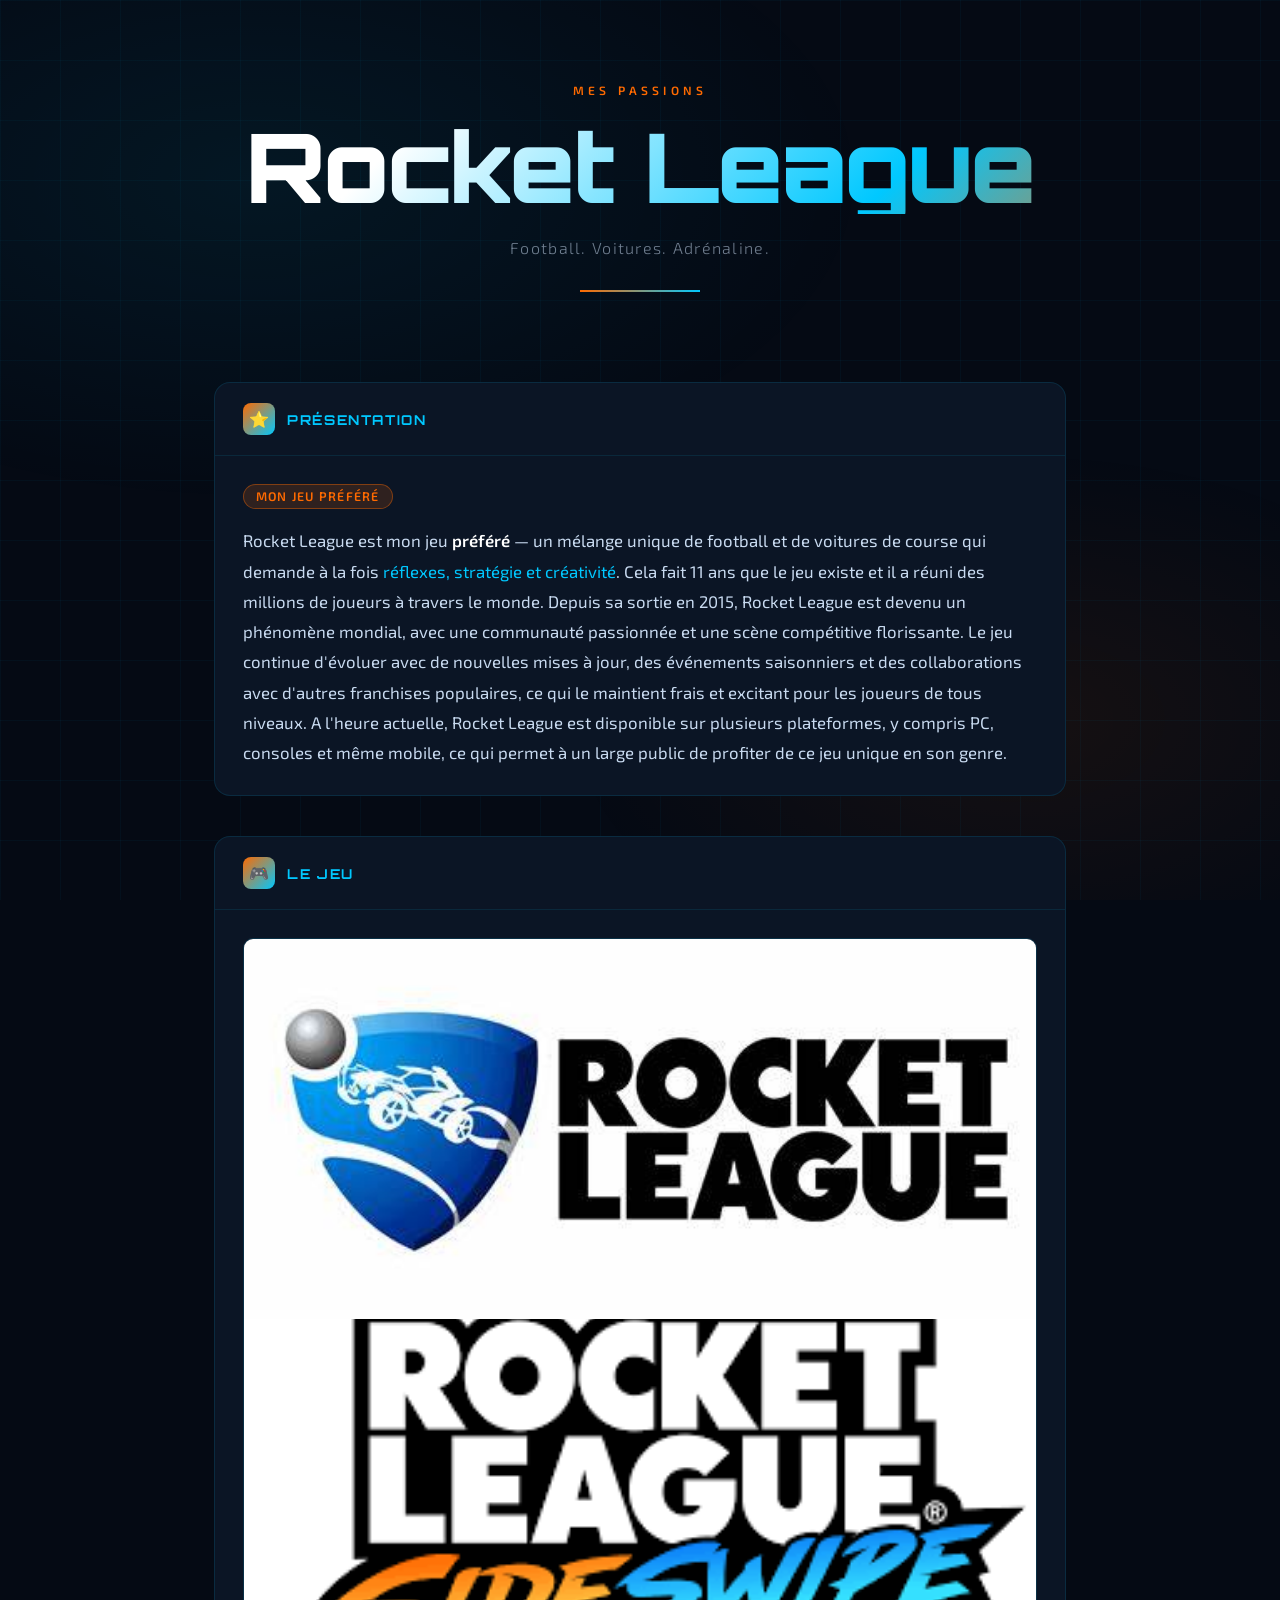
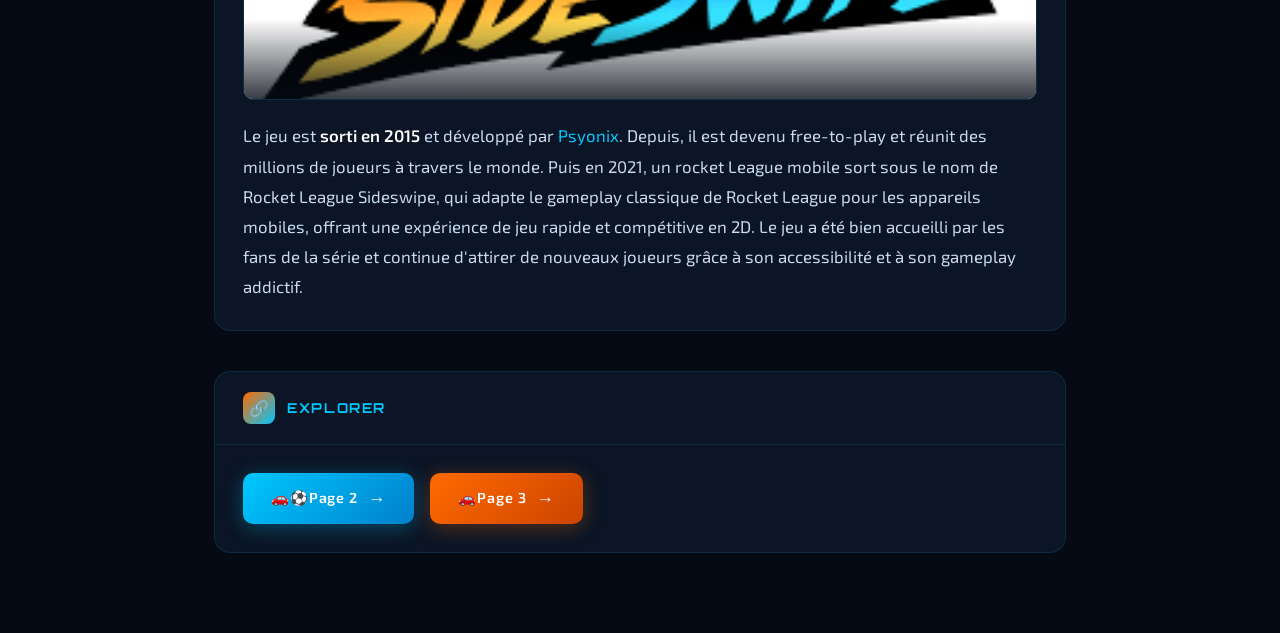
<file: Projet perso/index.html>
<!DOCTYPE html>
<html lang="fr">
<head>
	<meta charset="utf-8">
	<meta name="viewport" content="width=device-width, initial-scale=1.0">
	<title>Mes Passions — Rocket League</title>
	<link href="https://fonts.googleapis.com/css2?family=Orbitron:wght@700;900&family=Exo+2:wght@300;400;600&display=swap" rel="stylesheet">
	<link rel="stylesheet" href="CSS/style.css">
</head>
<body>

<header>
	<p class="eyebrow">Mes Passions</p>
	<h1>Rocket League</h1>
	<p class="subtitle">Football. Voitures. Adrénaline.</p>
	<div class="divider"></div>
</header>

<main>

	<!-- Card présentation -->
	<div class="card">
		<div class="card-header">
			<div class="card-icon">⭐</div>
			<span class="card-title">Présentation</span>
		</div>
		<div class="card-body">
			<span class="tag">Mon jeu préféré</span>
			<p>
				Rocket League est mon jeu <span class="highlight">préféré</span> — 
				un mélange unique de football et de voitures de course qui demande 
				à la fois <span class="accent">réflexes, stratégie et créativité</span>.
				Cela fait 11 ans que le jeu existe et il a réuni des millions de joueurs à travers le monde.
				Depuis sa sortie en 2015, Rocket League est devenu un phénomène mondial, avec une communauté passionnée et une scène compétitive florissante. Le jeu continue d'évoluer avec de nouvelles mises à jour, des événements saisonniers et des collaborations avec d'autres franchises populaires, ce qui le maintient frais et excitant pour les joueurs de tous niveaux.
				A l'heure actuelle, Rocket League est disponible sur plusieurs plateformes, y compris PC, consoles et même mobile, ce qui permet à un large public de profiter de ce jeu unique en son genre.
			</p>
		</div>
	</div>

	<!-- Card image + infos -->
	<div class="card">
		<div class="card-header">
			<div class="card-icon">🎮</div>
			<span class="card-title">Le Jeu</span>
		</div>
		<div class="card-body card-body-flex">
			<div class="img-wrapper">
				<img src="images/mon_image.jpg" alt="Logo Rocket League"><img src="images/mon_image6.png" alt="Logo Rocket League Sideswipe">
				
				<div class="img-overlay"></div>
			</div>
			<p>
				Le jeu est <span class="highlight">sorti en 2015</span> et développé par 
				<span class="accent">Psyonix</span>. Depuis, il est devenu free-to-play 
				et réunit des millions de joueurs à travers le monde.
				Puis en 2021, un rocket League mobile sort sous le nom de Rocket League Sideswipe, qui adapte le gameplay classique de Rocket League pour les appareils mobiles, offrant une expérience de jeu rapide et compétitive en 2D. Le jeu a été bien accueilli par les fans de la série et continue d'attirer de nouveaux joueurs grâce à son accessibilité et à son gameplay addictif.
			</p>
		</div>
	</div>



	<!-- Card navigation -->
	<div class="card">
		<div class="card-header">
			<div class="card-icon">🔗</div>
			<span class="card-title">Explorer</span>
		</div>
		<div class="card-body">
			<div class="btn-group">
				
				<a href="mon_autre_page.html" class="btn btn-primary">
					🚗⚽Page 2 <span class="btn-arrow">→</span>
				</a>
				<a href="page_suivante.html" class="btn btn-secondary">
					🚗Page 3 <span class="btn-arrow">→</span>
				</a>
				
					
			</div>
		</div>
	</div>

</main>

</body>
</html>
</file>
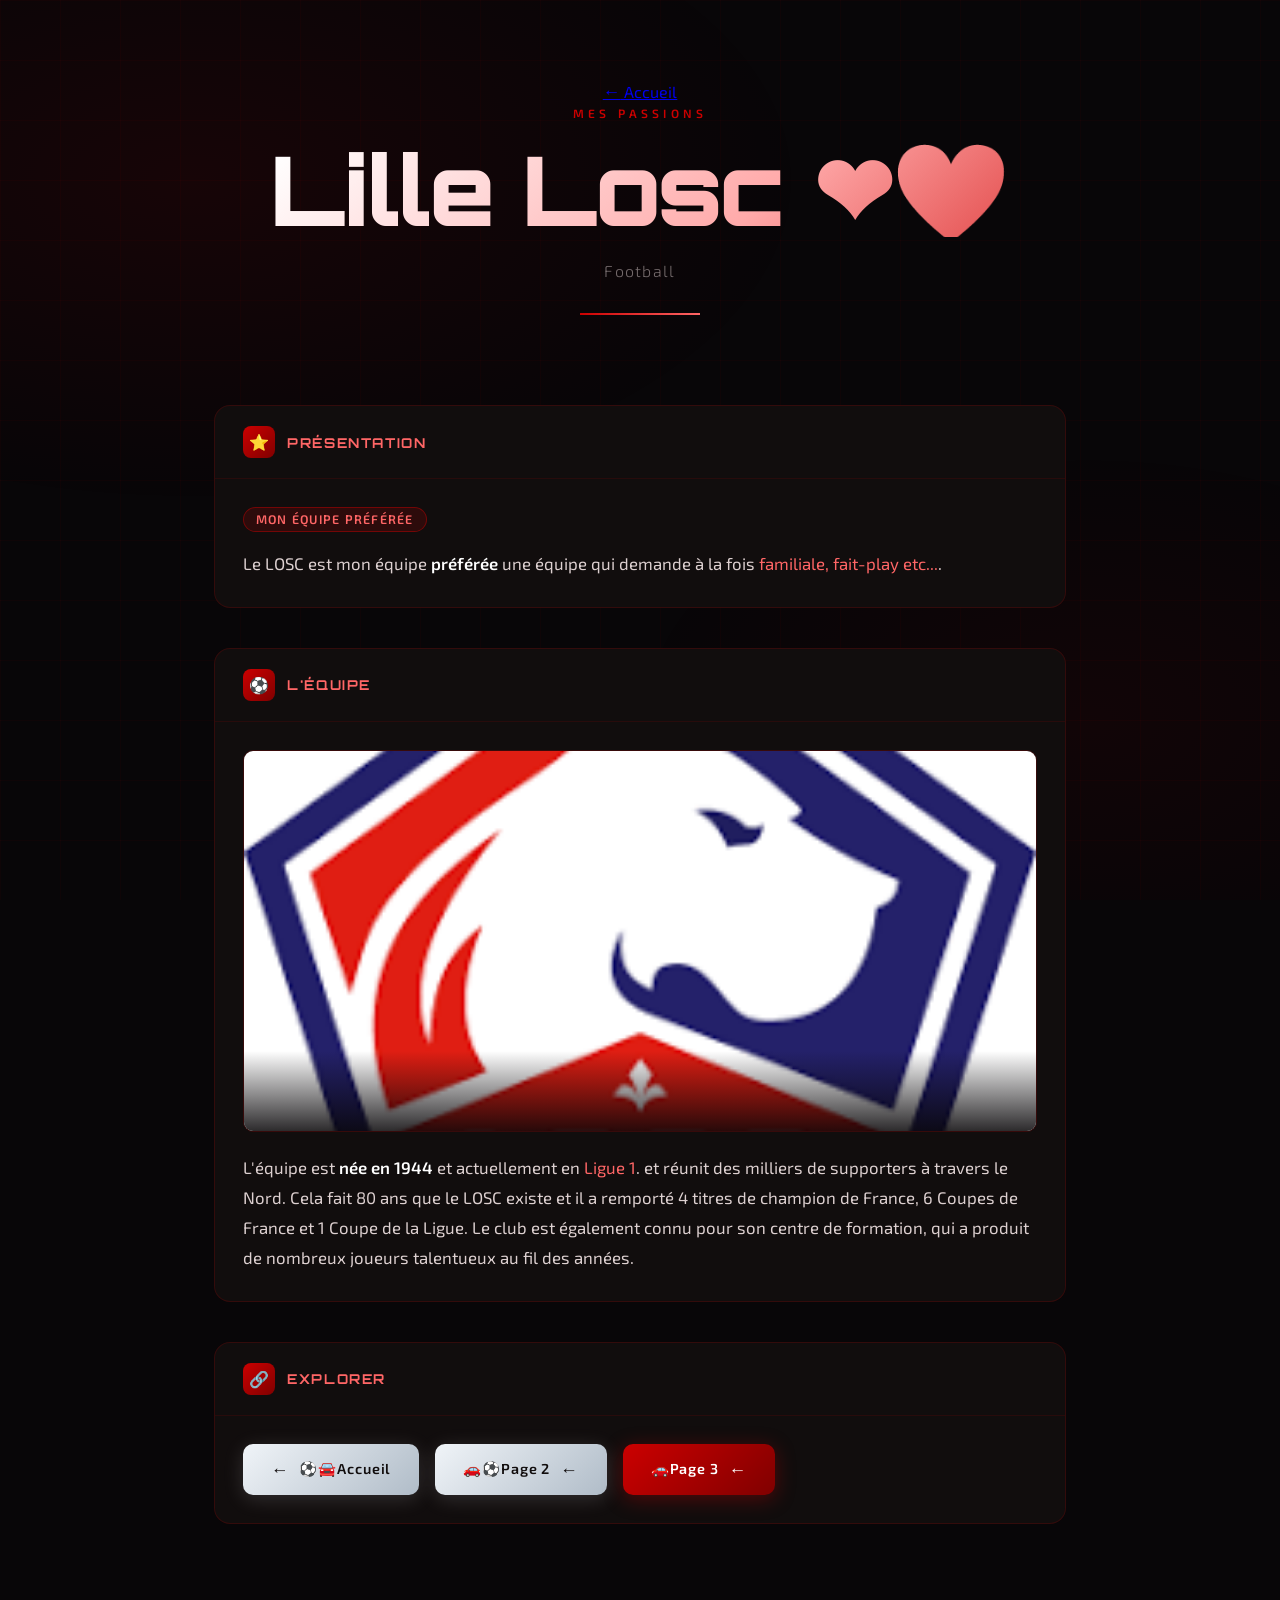
<file: Projet perso/Football.html>
<!DOCTYPE html>
<html lang="fr">
<head>
	<meta charset="utf-8">
	<meta name="viewport" content="width=device-width, initial-scale=1.0">
	<title>Mes Passions pour le football</title>
	<link href="https://fonts.googleapis.com/css2?family=Orbitron:wght@700;900&family=Exo+2:wght@300;400;600&display=swap" rel="stylesheet">
	<link rel="stylesheet" href="CSS/style4.css">
</head>
<body>

<header>
    <a href="index.html" class="btn-back">
		<span class="btn-arrow-left">←</span> Accueil
	</a>
	<div class="header-center">
	<p class="eyebrow">Mes Passions</p>
	<h1>Lille Losc ❤🤍</h1>
	<p class="subtitle">Football</p>
	<div class="divider"></div>
    
</header>

<main>

	<!-- Card présentation -->
	<div class="card">
		<div class="card-header">
			<div class="card-icon">⭐</div>
			<span class="card-title">Présentation</span>
		</div>
		<div class="card-body">
			<span class="tag">Mon équipe préférée</span>
			<p>
				Le LOSC est mon équipe <span class="highlight">préférée</span> une équipe qui demande 
				à la fois <span class="accent">familiale, fait-play etc...</span>.
			</p>
		</div>
	</div>

	<!-- Card image + infos -->
	<div class="card">
		<div class="card-header">
			<div class="card-icon">⚽</div>
			<span class="card-title">L'équipe</span>
		</div>
		<div class="card-body card-body-flex">
			<div class="img-wrapper">
				<img src="images/mon_image5.png" alt="Logo Losc">
				<div class="img-overlay"></div>
			</div>
			<p>
				L'équipe est <span class="highlight">née en 1944</span> et actuellement en 
				<span class="accent">Ligue 1</span>.  et réunit des milliers de supporters à travers le Nord.
                Cela fait 80 ans que le LOSC existe et il a remporté 4 titres de champion de France, 6 Coupes de France et 1 Coupe de la Ligue. Le club est également connu pour son centre de formation, qui a produit de nombreux joueurs talentueux au fil des années.
			</p>
		</div>
	</div>

	<!-- Card navigation -->
	<div class="card">
		<div class="card-header">
			<div class="card-icon">🔗</div>
			<span class="card-title">Explorer</span>
		</div>
		<div class="card-body">
			<div class="btn-group">
                <a href="index.html" class="btn btn-primary">
					<span class="btn-arrow-left">←</span> ⚽🚘Accueil
				</a>
				<a href="mon_autre_page.html" class="btn btn-primary">
					🚗⚽Page 2 <span class="btn-arrow">←</span>
				</a>
                
				<a href="page_suivante.html" class="btn btn-secondary">
					🚗Page 3 <span class="btn-arrow">←</span>
				</a>
			</div>
		</div>
	</div>

</main>

</body>
</html>
</file>
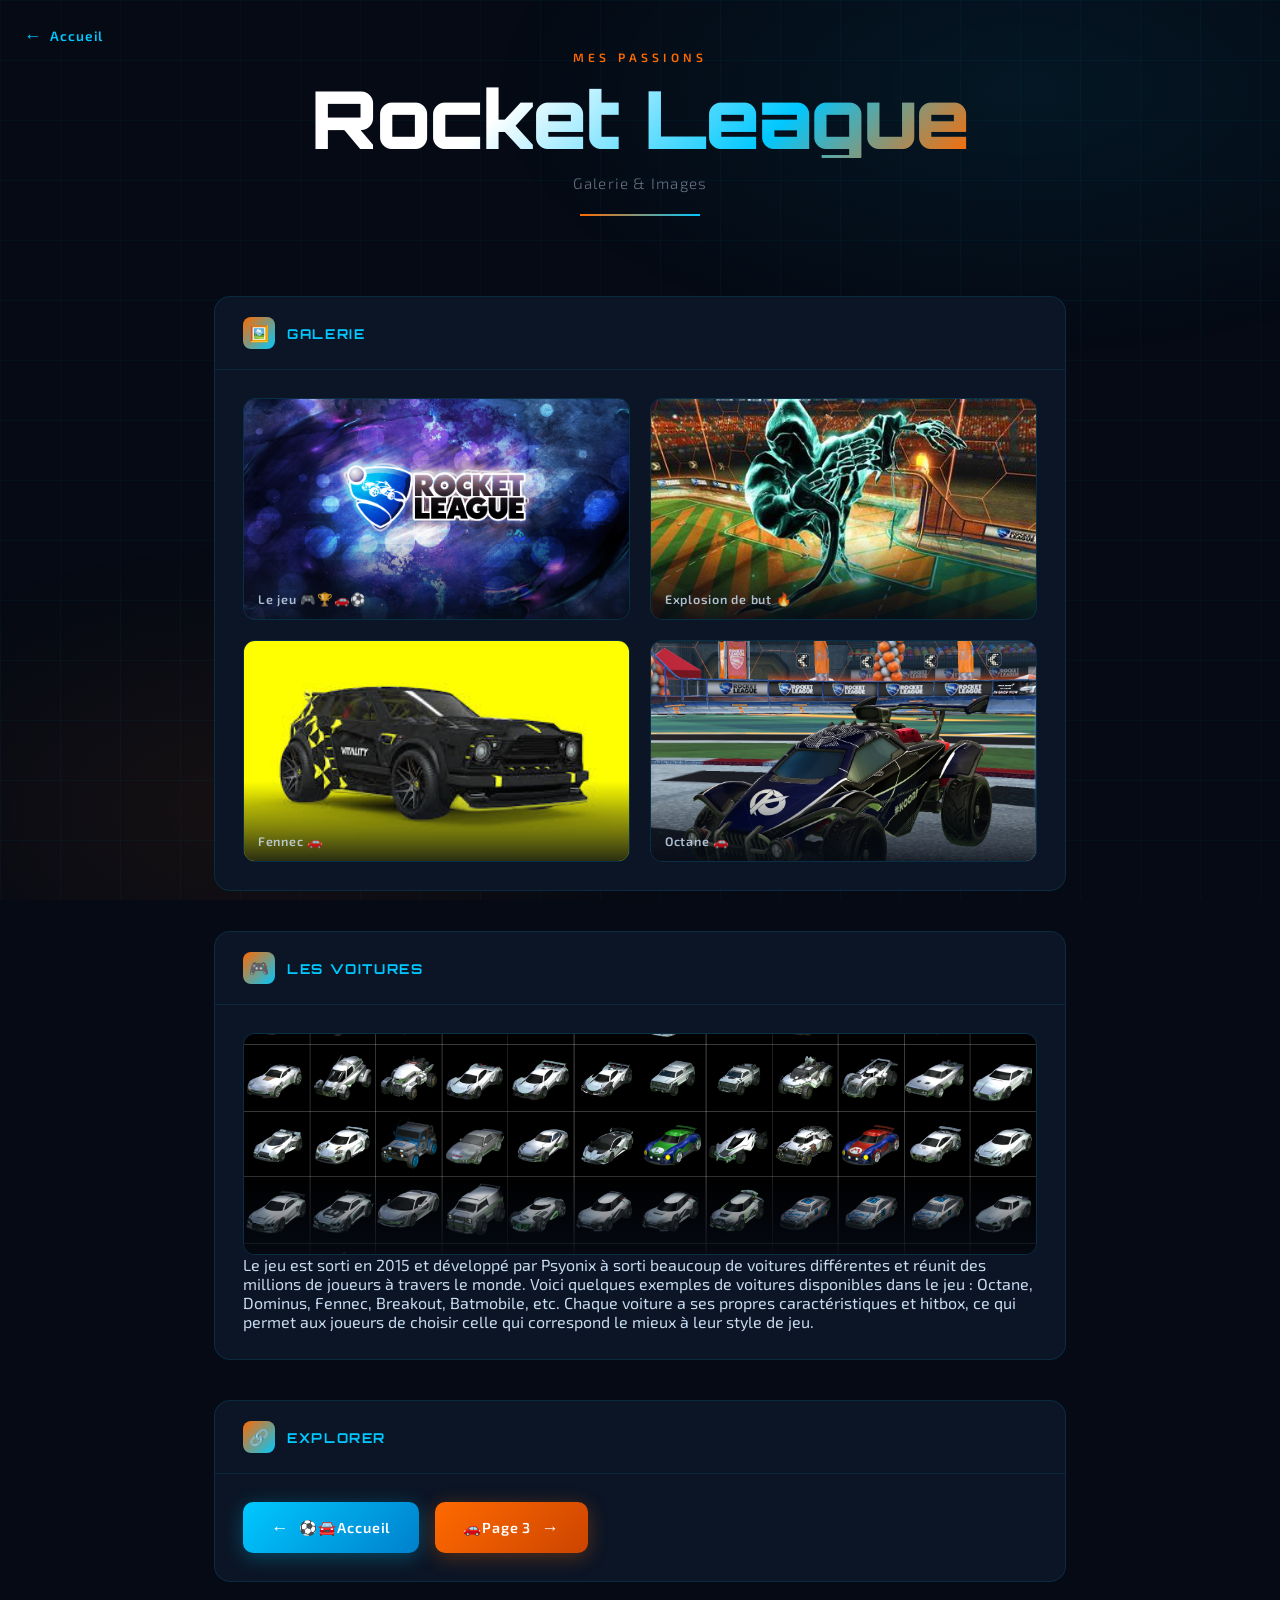
<file: Projet perso/mon_autre_page.html>
<!DOCTYPE html>
<html lang="fr">
<head>
	<meta charset="utf-8">
	<meta name="viewport" content="width=device-width, initial-scale=1.0">
	<title>Rocket League - Galerie</title>
	<link href="https://fonts.googleapis.com/css2?family=Orbitron:wght@700;900&family=Exo+2:wght@300;400;600&display=swap" rel="stylesheet">
	<link rel="stylesheet" href="CSS/style2.css">
</head>
<body>

<header>
	<a href="index.html" class="btn-back">
		<span class="btn-arrow-left">←</span> Accueil
	</a>
	<div class="header-center">
		<p class="eyebrow">Mes Passions</p>
		<h1>Rocket League</h1>
		<p class="subtitle">Galerie & Images</p>
		<div class="divider"></div>
	</div>
</header>

<main>

	<!-- Galerie photos -->
	<div class="card">
		<div class="card-header">
			<div class="card-icon">🖼️</div>
			<span class="card-title">Galerie</span>
		</div>
		<div class="card-body">
			<div class="gallery">
				<div class="gallery-item">
					<div class="img-wrapper">
						<img src="images/mon_image2.jpg" alt="Rocket League image 2">
						<div class="img-overlay"></div>
						<span class="img-label">Le jeu 🎮🏆🚗⚽</span>
					</div>
				</div>
				<div class="gallery-item">
					<div class="img-wrapper">
						<img src="images/mon_image3.jpg" alt="Explosion de but">
						<div class="img-overlay"></div>
						<span class="img-label">Explosion de but 🔥</span>
					</div>
				</div>
				<div class="gallery-item">
					<div class="img-wrapper">
						<img src="images/mon_image7.jpg" alt="Fennec">
						<div class="img-overlay"></div>
						<span class="img-label">Fennec 🚗</span>
					</div>
				</div>
				<div class="gallery-item">
					<div class="img-wrapper">
						<img src="images/mon_image8.jpg" alt="Octane">
						<div class="img-overlay"></div>
						<span class="img-label">Octane 🚗</span>
					</div>
				</div>
			</div>
		</div>
	</div>


	<!-- Card image + infos -->
	<div class="card">
		<div class="card-header">
			<div class="card-icon">🎮</div>
			<span class="card-title">Les voitures</span>
		</div>
		<div class="card-body card-body-flex">
			<div class="img-wrapper">
				<img src="images/mon_image9.png" alt="Les voitures de Rocket League">
				<div class="img-overlay"></div>
			</div>
			<p>
				Le jeu est <span class="highlight"> sorti en 2015</span> et développé par 
				<span class="accent">Psyonix</span> à sorti beaucoup de voitures différentes et réunit des millions de joueurs à travers le monde.
				Voici quelques exemples de voitures disponibles dans le jeu : Octane, Dominus, Fennec, Breakout, Batmobile, etc. Chaque voiture a ses propres caractéristiques et hitbox, ce qui permet aux joueurs de choisir celle qui correspond le mieux à leur style de jeu.
			</p>
		</div>
	</div>










	<!-- Navigation -->
	<div class="card">
		<div class="card-header">
			<div class="card-icon">🔗</div>
			<span class="card-title">Explorer</span>
		</div>
		<div class="card-body">
			<div class="btn-group">
				<a href="index.html" class="btn btn-primary">
					<span class="btn-arrow-left">←</span> ⚽🚘Accueil
				</a>
				<a href="page_suivante.html" class="btn btn-secondary">
					🚗Page 3 <span class="btn-arrow">→</span>
				</a>
			</div>
		</div>
	</div>

</main>

</body>
</html>
</file>
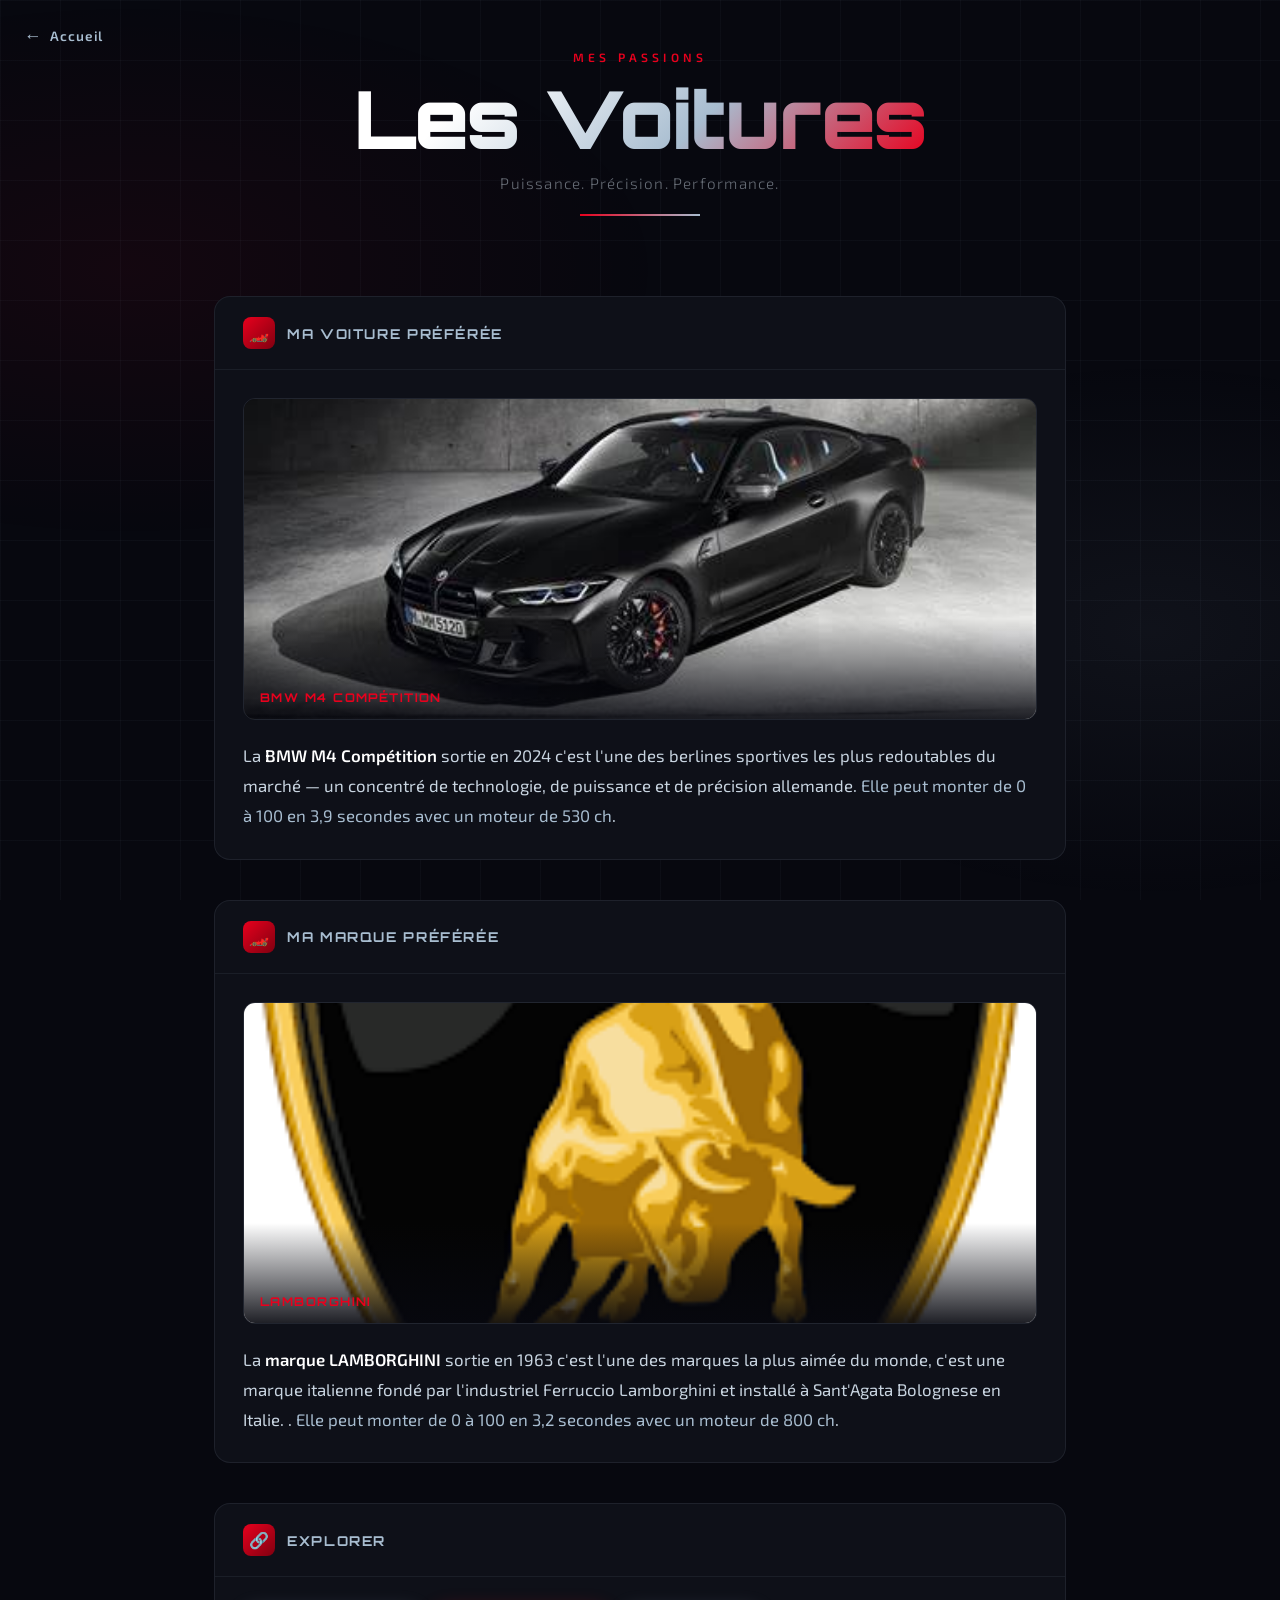
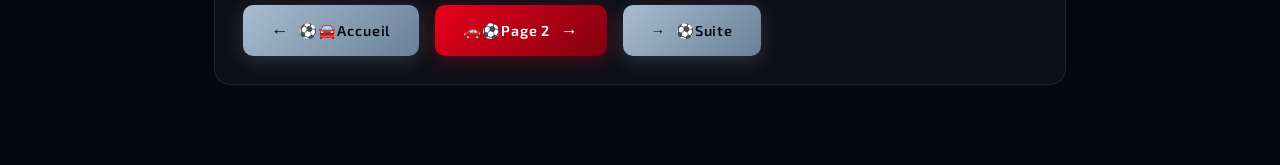
<file: Projet perso/page_suivante.html>
<!DOCTYPE html>
<html lang="fr">
<head>
	<meta charset="utf-8">
	<meta name="viewport" content="width=device-width, initial-scale=1.0">
	<title>Mes Passions - Les Voitures</title>
	<link href="https://fonts.googleapis.com/css2?family=Orbitron:wght@700;900&family=Exo+2:wght@300;400;600&display=swap" rel="stylesheet">
	<link rel="stylesheet" href="CSS/style3.css">
</head>
<body>

<header>
	<a href="index.html" class="btn-back">
		<span class="btn-arrow-left">←</span> Accueil
	</a>
	<div class="header-center">
		<p class="eyebrow">Mes Passions</p>
		<h1>Les Voitures</h1>
		<p class="subtitle">Puissance. Précision. Performance.</p>
		<div class="divider"></div>
	</div>
</header>

<main>

	<!-- Card voiture -->
	<div class="card">
		<div class="card-header">
			<div class="card-icon">🏎️</div>
			<span class="card-title">Ma voiture préférée</span>
		</div>
		<div class="card-body">
			<div class="img-wrapper">
				<img src="images/mon_image4.jpg" alt="BMW M4 Compétition">
				<div class="img-overlay"></div>
				<span class="img-label">BMW M4 Compétition</span>
			</div>
			<p class="car-desc">
				La <span class="highlight">BMW M4 Compétition</span> sortie en 2024 c'est l'une des berlines sportives
				les plus redoutables du marché — un concentré de technologie, de puissance et de précision allemande</span>.
				<span class="accent">Elle peut monter de 0 à 100 en 3,9 secondes avec un moteur de 530 ch</span>.
			</p>
		</div>
	</div>

	<div class="card">
		<div class="card-header">
			<div class="card-icon">🏎️</div>
			<span class="card-title">Ma Marque préférée</span>
		</div>
		<div class="card-body">
			<div class="img-wrapper">
				<img src="images/mon_image10.png" alt="Logo Lamborghini">
				<div class="img-overlay"></div>
				<span class="img-label">Lamborghini</span>
			</div>
			<p class="car-desc">
				La <span class="highlight">marque LAMBORGHINI</span> sortie en 1963 c'est l'une des marques la plus aimée du monde, c'est une marque italienne fondé par l'industriel Ferruccio Lamborghini et installé à Sant'Agata Bolognese en Italie. </span>.
				<span class="accent">Elle peut monter de 0 à 100 en 3,2 secondes avec un moteur de 800 ch</span>.
			</p>
		</div>
	</div>

	<!-- Navigation -->
	<div class="card">
		<div class="card-header">
			<div class="card-icon">🔗</div>
			<span class="card-title">Explorer</span>
		</div>
		<div class="card-body">
			<div class="btn-group">
				<a href="index.html" class="btn btn-primary">
					<span class="btn-arrow-left">←</span> ⚽🚘Accueil
				</a>
				<a href="mon_autre_page.html" class="btn btn-secondary">
					🚗⚽Page 2 <span class="btn-arrow">→</span>
				</a>
				<a href="Football.html" class="btn btn-primary">
					<span class="btn-arrow-right">→</span> ⚽Suite
				</a>
			</div>
		</div>
	</div>

</main>

</body>
</html>
</file>
<file: Projet perso/CSS/style.css>
/* ── VARIABLES ── */
:root {
	--bleu: #00c8ff;
	--orange: #ff6a00;
	--dark: #050a14;
	--card: #0b1525;
	--text: #c8daf0;
}

/* ── RESET ── */
* {
	margin: 0;
	padding: 0;
	box-sizing: border-box;
}

/* ── BODY ── */
body {
	background-color: var(--dark);
	color: var(--text);
	font-family: 'Exo 2', sans-serif;
	min-height: 100vh;
	overflow-x: hidden;
}

/* Fond animé */
body::before {
	content: '';
	position: fixed;
	inset: 0;
	background:
		radial-gradient(ellipse 80% 60% at 20% 20%, rgba(0,200,255,0.07) 0%, transparent 60%),
		radial-gradient(ellipse 60% 50% at 80% 80%, rgba(255,106,0,0.07) 0%, transparent 60%);
	pointer-events: none;
	z-index: 0;
}

/* Grille décorative */
body::after {
	content: '';
	position: fixed;
	inset: 0;
	background-image:
		linear-gradient(rgba(0,200,255,0.04) 1px, transparent 1px),
		linear-gradient(90deg, rgba(0,200,255,0.04) 1px, transparent 1px);
	background-size: 60px 60px;
	pointer-events: none;
	z-index: 0;
}

/* ── HEADER ── */
header {
	position: relative;
	z-index: 1;
	text-align: center;
	padding: 80px 20px 50px;
}

.eyebrow {
	font-family: 'Exo 2', sans-serif;
	font-size: 0.75rem;
	font-weight: 600;
	letter-spacing: 0.35em;
	text-transform: uppercase;
	color: var(--orange);
	margin-bottom: 16px;
	opacity: 0;
	animation: fadeDown 0.6s ease forwards 0.2s;
}

h1 {
	font-family: 'Orbitron', sans-serif;
	font-size: clamp(2.8rem, 8vw, 6rem);
	font-weight: 900;
	line-height: 1;
	letter-spacing: -0.02em;
	background: linear-gradient(135deg, #fff 30%, var(--bleu) 70%, var(--orange) 100%);
	-webkit-background-clip: text;
	-webkit-text-fill-color: transparent;
	background-clip: text;
	opacity: 0;
	animation: fadeDown 0.7s ease forwards 0.4s;
}

.subtitle {
	margin-top: 20px;
	font-size: 1rem;
	font-weight: 300;
	letter-spacing: 0.08em;
	color: rgba(200,218,240,0.55);
	opacity: 0;
	animation: fadeDown 0.7s ease forwards 0.6s;
}

/* Ligne décorative */
.divider {
	width: 120px;
	height: 2px;
	background: linear-gradient(90deg, var(--orange), var(--bleu));
	margin: 28px auto 0;
	opacity: 0;
	animation: fadeDown 0.6s ease forwards 0.7s;
}

/* ── MAIN ── */
main {
	position: relative;
	z-index: 1;
	max-width: 900px;
	margin: 0 auto;
	padding: 40px 24px 80px;
	display: flex;
	flex-direction: column;
	gap: 40px;
}

/* ── CARDS ── */
.card {
	background: var(--card);
	border: 1px solid rgba(0,200,255,0.12);
	border-radius: 16px;
	overflow: hidden;
	opacity: 0;
	animation: fadeUp 0.6s ease forwards;
}

.card:nth-child(1) { animation-delay: 0.8s; }
.card:nth-child(2) { animation-delay: 1s; }
.card:nth-child(3) { animation-delay: 1.2s; }

.card-header {
	display: flex;
	align-items: center;
	gap: 12px;
	padding: 20px 28px;
	border-bottom: 1px solid rgba(0,200,255,0.1);
}

.card-icon {
	width: 32px;
	height: 32px;
	border-radius: 8px;
	background: linear-gradient(135deg, var(--orange), var(--bleu));
	display: flex;
	align-items: center;
	justify-content: center;
	font-size: 16px;
	flex-shrink: 0;
}

.card-title {
	font-family: 'Orbitron', sans-serif;
	font-size: 0.85rem;
	font-weight: 700;
	letter-spacing: 0.12em;
	text-transform: uppercase;
	color: var(--bleu);
}

.card-body {
	padding: 28px;
}

.card-body-flex {
	display: flex;
	flex-direction: column;
	gap: 20px;
}

/* ── IMAGE ── */
.img-wrapper {
	border-radius: 10px;
	overflow: hidden;
	border: 1px solid rgba(0,200,255,0.15);
	position: relative;
}

.img-wrapper img {
	width: 100%;
	height: auto;
	display: block;
	object-fit: cover;
	max-height: 380px;
	transition: transform 0.5s ease;
}

.img-wrapper:hover img {
	transform: scale(1.03);
}

.img-overlay {
	position: absolute;
	bottom: 0;
	left: 0;
	right: 0;
	height: 80px;
	background: linear-gradient(to top, rgba(5,10,20,0.8), transparent);
}

/* ── TEXTE ── */
.highlight {
	color: #fff;
	font-weight: 600;
}

.accent {
	color: var(--bleu);
}

p {
	font-size: 1.05rem;
	line-height: 1.8;
	color: var(--text);
}

.tag {
	display: inline-block;
	background: rgba(255,106,0,0.15);
	border: 1px solid rgba(255,106,0,0.4);
	color: var(--orange);
	font-size: 0.78rem;
	font-weight: 600;
	letter-spacing: 0.1em;
	text-transform: uppercase;
	padding: 4px 12px;
	border-radius: 20px;
	margin-bottom: 16px;
}

/* ── BOUTONS ── */
.btn-group {
	display: flex;
	flex-wrap: wrap;
	gap: 16px;
}

.btn {
	display: inline-flex;
	align-items: center;
	gap: 10px;
	padding: 14px 28px;
	border-radius: 10px;
	font-family: 'Exo 2', sans-serif;
	font-size: 0.9rem;
	font-weight: 600;
	letter-spacing: 0.06em;
	text-decoration: none;
	cursor: pointer;
	border: none;
	transition: transform 0.2s ease, box-shadow 0.2s ease, filter 0.2s ease;
}

.btn:hover {
	transform: translateY(-3px);
	filter: brightness(1.15);
}

.btn:active {
	transform: translateY(0);
}

.btn-primary {
	background: linear-gradient(135deg, var(--bleu), #0080cc);
	color: #fff;
	box-shadow: 0 4px 20px rgba(0,200,255,0.3);
}

.btn-secondary {
	background: linear-gradient(135deg, var(--orange), #cc4400);
	color: #fff;
	box-shadow: 0 4px 20px rgba(255,106,0,0.3);
}

.btn-arrow {
	font-size: 1.1rem;
	transition: transform 0.2s ease;
}

.btn:hover .btn-arrow {
	transform: translateX(4px);
}

/* ── ANIMATIONS ── */
@keyframes fadeDown {
	from { opacity: 0; transform: translateY(-20px); }
	to   { opacity: 1; transform: translateY(0); }
}

@keyframes fadeUp {
	from { opacity: 0; transform: translateY(28px); }
	to   { opacity: 1; transform: translateY(0); }
}

/* ── RESPONSIVE ── */
@media (max-width: 600px) {
	.btn-group { flex-direction: column; }
	.btn { justify-content: center; }
}
</file>
<file: Projet perso/CSS/style4.css>
/* ── VARIABLES ── */
:root {
	--rouge: #cc0000;
	--blanc: #f0f4f8;
	--dark: #080608;
	--card: #110d0d;
	--text: #ddd0d0;
}

/* ── RESET ── */
* {
	margin: 0;
	padding: 0;
	box-sizing: border-box;
}

/* ── BODY ── */
body {
	background-color: var(--dark);
	color: var(--text);
	font-family: 'Exo 2', sans-serif;
	min-height: 100vh;
	overflow-x: hidden;
}

/* Fond — halos rouge */
body::before {
	content: '';
	position: fixed;
	inset: 0;
	background:
		radial-gradient(ellipse 80% 60% at 15% 20%, rgba(204,0,0,0.08) 0%, transparent 60%),
		radial-gradient(ellipse 60% 50% at 85% 80%, rgba(204,0,0,0.05) 0%, transparent 60%);
	pointer-events: none;
	z-index: 0;
}

/* Grille décorative */
body::after {
	content: '';
	position: fixed;
	inset: 0;
	background-image:
		linear-gradient(rgba(204,0,0,0.04) 1px, transparent 1px),
		linear-gradient(90deg, rgba(204,0,0,0.04) 1px, transparent 1px);
	background-size: 60px 60px;
	pointer-events: none;
	z-index: 0;
}

/* ── HEADER ── */
header {
	position: relative;
	z-index: 1;
	text-align: center;
	padding: 80px 20px 50px;
}

.eyebrow {
	font-family: 'Exo 2', sans-serif;
	font-size: 0.75rem;
	font-weight: 600;
	letter-spacing: 0.35em;
	text-transform: uppercase;
	color: var(--rouge);
	margin-bottom: 16px;
	opacity: 0;
	animation: fadeDown 0.6s ease forwards 0.2s;
}

h1 {
	font-family: 'Orbitron', sans-serif;
	font-size: clamp(2.8rem, 8vw, 6rem);
	font-weight: 900;
	line-height: 1;
	letter-spacing: -0.02em;
	background: linear-gradient(135deg, #fff 20%, #ffaaaa 60%, var(--rouge) 100%);
	-webkit-background-clip: text;
	-webkit-text-fill-color: transparent;
	background-clip: text;
	opacity: 0;
	animation: fadeDown 0.7s ease forwards 0.4s;
}

.subtitle {
	margin-top: 20px;
	font-size: 1rem;
	font-weight: 300;
	letter-spacing: 0.08em;
	color: rgba(221,208,208,0.5);
	opacity: 0;
	animation: fadeDown 0.7s ease forwards 0.6s;
}

.divider {
	width: 120px;
	height: 2px;
	background: linear-gradient(90deg, var(--rouge), #ff6666);
	margin: 28px auto 0;
	opacity: 0;
	animation: fadeDown 0.6s ease forwards 0.7s;
}

/* ── MAIN ── */
main {
	position: relative;
	z-index: 1;
	max-width: 900px;
	margin: 0 auto;
	padding: 40px 24px 80px;
	display: flex;
	flex-direction: column;
	gap: 40px;
}

/* ── CARDS ── */
.card {
	background: var(--card);
	border: 1px solid rgba(204,0,0,0.18);
	border-radius: 16px;
	overflow: hidden;
	opacity: 0;
	animation: fadeUp 0.6s ease forwards;
}

.card:nth-child(1) { animation-delay: 0.8s; }
.card:nth-child(2) { animation-delay: 1s; }
.card:nth-child(3) { animation-delay: 1.2s; }

.card-header {
	display: flex;
	align-items: center;
	gap: 12px;
	padding: 20px 28px;
	border-bottom: 1px solid rgba(204,0,0,0.12);
}

.card-icon {
	width: 32px;
	height: 32px;
	border-radius: 8px;
	background: linear-gradient(135deg, var(--rouge), #800000);
	display: flex;
	align-items: center;
	justify-content: center;
	font-size: 16px;
	flex-shrink: 0;
}

.card-title {
	font-family: 'Orbitron', sans-serif;
	font-size: 0.85rem;
	font-weight: 700;
	letter-spacing: 0.12em;
	text-transform: uppercase;
	color: #ff6666;
}

.card-body {
	padding: 28px;
}

.card-body-flex {
	display: flex;
	flex-direction: column;
	gap: 20px;
}

/* ── IMAGE ── */
.img-wrapper {
	border-radius: 10px;
	overflow: hidden;
	border: 1px solid rgba(204,0,0,0.2);
	position: relative;
}

.img-wrapper img {
	width: 100%;
	height: auto;
	display: block;
	object-fit: cover;
	max-height: 380px;
	transition: transform 0.5s ease;
}

.img-wrapper:hover img {
	transform: scale(1.03);
}

.img-overlay {
	position: absolute;
	bottom: 0;
	left: 0;
	right: 0;
	height: 80px;
	background: linear-gradient(to top, rgba(8,6,8,0.85), transparent);
}

/* ── TEXTE ── */
.highlight {
	color: #fff;
	font-weight: 600;
}

.accent {
	color: #ff6666;
}

p {
	font-size: 1.05rem;
	line-height: 1.8;
	color: var(--text);
}

.tag {
	display: inline-block;
	background: rgba(204,0,0,0.15);
	border: 1px solid rgba(204,0,0,0.45);
	color: #ff6666;
	font-size: 0.78rem;
	font-weight: 600;
	letter-spacing: 0.1em;
	text-transform: uppercase;
	padding: 4px 12px;
	border-radius: 20px;
	margin-bottom: 16px;
}

/* ── BOUTONS ── */
.btn-group {
	display: flex;
	flex-wrap: wrap;
	gap: 16px;
}

.btn {
	display: inline-flex;
	align-items: center;
	gap: 10px;
	padding: 14px 28px;
	border-radius: 10px;
	font-family: 'Exo 2', sans-serif;
	font-size: 0.9rem;
	font-weight: 600;
	letter-spacing: 0.06em;
	text-decoration: none;
	cursor: pointer;
	border: none;
	transition: transform 0.2s ease, filter 0.2s ease;
}

.btn:hover {
	transform: translateY(-3px);
	filter: brightness(1.15);
}

.btn:active {
	transform: translateY(0);
}

.btn-primary {
	background: linear-gradient(135deg, var(--blanc), #b0bcc8);
	color: #110d0d;
	box-shadow: 0 4px 20px rgba(240,244,248,0.15);
}

.btn-secondary {
	background: linear-gradient(135deg, var(--rouge), #800000);
	color: #fff;
	box-shadow: 0 4px 20px rgba(204,0,0,0.35);
}

.btn-arrow {
	font-size: 1.1rem;
	transition: transform 0.2s ease;
}

.btn-arrow-left {
	font-size: 1.1rem;
	transition: transform 0.2s ease;
}

.btn:hover .btn-arrow {
	transform: translateX(4px);
}

.btn:hover .btn-arrow-left {
	transform: translateX(-4px);
}

/* ── ANIMATIONS ── */
@keyframes fadeDown {
	from { opacity: 0; transform: translateY(-20px); }
	to   { opacity: 1; transform: translateY(0); }
}

@keyframes fadeUp {
	from { opacity: 0; transform: translateY(28px); }
	to   { opacity: 1; transform: translateY(0); }
}

/* ── RESPONSIVE ── */
@media (max-width: 600px) {
	.btn-group { flex-direction: column; }
	.btn { justify-content: center; }
}
</file>
<file: Projet perso/CSS/style2.css>
/* ── VARIABLES (identiques au site 1) ── */
:root {
	--bleu: #00c8ff;
	--orange: #ff6a00;
	--dark: #050a14;
	--card: #0b1525;
	--text: #c8daf0;
}

/* ── RESET ── */
* {
	margin: 0;
	padding: 0;
	box-sizing: border-box;
}

/* ── BODY ── */
body {
	background-color: var(--dark);
	color: var(--text);
	font-family: 'Exo 2', sans-serif;
	min-height: 100vh;
	overflow-x: hidden;
}

/* Fond animé */
body::before {
	content: '';
	position: fixed;
	inset: 0;
	background:
		radial-gradient(ellipse 70% 50% at 80% 10%, rgba(0,200,255,0.07) 0%, transparent 60%),
		radial-gradient(ellipse 60% 50% at 20% 90%, rgba(255,106,0,0.07) 0%, transparent 60%);
	pointer-events: none;
	z-index: 0;
}

/* Grille décorative */
body::after {
	content: '';
	position: fixed;
	inset: 0;
	background-image:
		linear-gradient(rgba(0,200,255,0.04) 1px, transparent 1px),
		linear-gradient(90deg, rgba(0,200,255,0.04) 1px, transparent 1px);
	background-size: 60px 60px;
	pointer-events: none;
	z-index: 0;
}

/* ── HEADER ── */
header {
	position: relative;
	z-index: 1;
	text-align: center;
	padding: 50px 20px 40px;
}

.btn-back {
	position: absolute;
	top: 24px;
	left: 24px;
	display: inline-flex;
	align-items: center;
	gap: 8px;
	font-family: 'Exo 2', sans-serif;
	font-size: 0.85rem;
	font-weight: 600;
	color: var(--bleu);
	text-decoration: none;
	letter-spacing: 0.06em;
	opacity: 0;
	animation: fadeIn 0.5s ease forwards 0.2s;
	transition: color 0.2s;
}

.btn-back:hover {
	color: #fff;
}

.header-center {
	display: inline-block;
}

.eyebrow {
	font-size: 0.75rem;
	font-weight: 600;
	letter-spacing: 0.35em;
	text-transform: uppercase;
	color: var(--orange);
	margin-bottom: 14px;
	opacity: 0;
	animation: fadeDown 0.6s ease forwards 0.3s;
}

h1 {
	font-family: 'Orbitron', sans-serif;
	font-size: clamp(2.4rem, 7vw, 5rem);
	font-weight: 900;
	line-height: 1;
	letter-spacing: -0.02em;
	background: linear-gradient(135deg, #fff 30%, var(--bleu) 70%, var(--orange) 100%);
	-webkit-background-clip: text;
	-webkit-text-fill-color: transparent;
	background-clip: text;
	opacity: 0;
	animation: fadeDown 0.7s ease forwards 0.45s;
}

.subtitle {
	margin-top: 16px;
	font-size: 0.95rem;
	font-weight: 300;
	letter-spacing: 0.08em;
	color: rgba(200,218,240,0.5);
	opacity: 0;
	animation: fadeDown 0.6s ease forwards 0.6s;
}

.divider {
	width: 120px;
	height: 2px;
	background: linear-gradient(90deg, var(--orange), var(--bleu));
	margin: 22px auto 0;
	opacity: 0;
	animation: fadeDown 0.6s ease forwards 0.7s;
}

/* ── MAIN ── */
main {
	position: relative;
	z-index: 1;
	max-width: 900px;
	margin: 0 auto;
	padding: 40px 24px 80px;
	display: flex;
	flex-direction: column;
	gap: 40px;
}

/* ── CARDS ── */
.card {
	background: var(--card);
	border: 1px solid rgba(0,200,255,0.12);
	border-radius: 16px;
	overflow: hidden;
	opacity: 0;
	animation: fadeUp 0.6s ease forwards;
}

.card:nth-child(1) { animation-delay: 0.8s; }
.card:nth-child(2) { animation-delay: 1s; }

.card-header {
	display: flex;
	align-items: center;
	gap: 12px;
	padding: 20px 28px;
	border-bottom: 1px solid rgba(0,200,255,0.1);
}

.card-icon {
	width: 32px;
	height: 32px;
	border-radius: 8px;
	background: linear-gradient(135deg, var(--orange), var(--bleu));
	display: flex;
	align-items: center;
	justify-content: center;
	font-size: 16px;
	flex-shrink: 0;
}

.card-title {
	font-family: 'Orbitron', sans-serif;
	font-size: 0.85rem;
	font-weight: 700;
	letter-spacing: 0.12em;
	text-transform: uppercase;
	color: var(--bleu);
}

.card-body {
	padding: 28px;
}

/* ── GALERIE ── */
.gallery {
	display: grid;
	grid-template-columns: repeat(auto-fit, minmax(260px, 1fr));
	gap: 20px;
}

.gallery-item {
	opacity: 0;
	animation: fadeUp 0.5s ease forwards;
}

.gallery-item:nth-child(1) { animation-delay: 1s; }
.gallery-item:nth-child(2) { animation-delay: 1.15s; }

/* ── IMAGE ── */
.img-wrapper {
	border-radius: 12px;
	overflow: hidden;
	border: 1px solid rgba(0,200,255,0.15);
	position: relative;
}

.img-wrapper img {
	width: 100%;
	height: 220px;
	display: block;
	object-fit: cover;
	transition: transform 0.5s ease;
}

.img-wrapper:hover img {
	transform: scale(1.05);
}

.img-overlay {
	position: absolute;
	bottom: 0;
	left: 0;
	right: 0;
	height: 80px;
	background: linear-gradient(to top, rgba(5,10,20,0.85), transparent);
}

.img-label {
	position: absolute;
	bottom: 12px;
	left: 14px;
	font-size: 0.78rem;
	font-weight: 600;
	letter-spacing: 0.06em;
	color: rgba(200,218,240,0.85);
	z-index: 1;
}

/* ── BOUTONS ── */
.btn-group {
	display: flex;
	flex-wrap: wrap;
	gap: 16px;
}

.btn {
	display: inline-flex;
	align-items: center;
	gap: 10px;
	padding: 14px 28px;
	border-radius: 10px;
	font-family: 'Exo 2', sans-serif;
	font-size: 0.9rem;
	font-weight: 600;
	letter-spacing: 0.06em;
	text-decoration: none;
	cursor: pointer;
	border: none;
	transition: transform 0.2s ease, filter 0.2s ease;
}

.btn:hover {
	transform: translateY(-3px);
	filter: brightness(1.15);
}

.btn:active {
	transform: translateY(0);
}

.btn-primary {
	background: linear-gradient(135deg, var(--bleu), #0080cc);
	color: #fff;
	box-shadow: 0 4px 20px rgba(0,200,255,0.3);
}

.btn-secondary {
	background: linear-gradient(135deg, var(--orange), #cc4400);
	color: #fff;
	box-shadow: 0 4px 20px rgba(255,106,0,0.3);
}

.btn-arrow {
	font-size: 1.1rem;
	transition: transform 0.2s ease;
}

.btn-arrow-left {
	font-size: 1.1rem;
	transition: transform 0.2s ease;
}

.btn:hover .btn-arrow {
	transform: translateX(4px);
}

.btn:hover .btn-arrow-left {
	transform: translateX(-4px);
}

/* ── ANIMATIONS ── */
@keyframes fadeDown {
	from { opacity: 0; transform: translateY(-20px); }
	to   { opacity: 1; transform: translateY(0); }
}

@keyframes fadeUp {
	from { opacity: 0; transform: translateY(28px); }
	to   { opacity: 1; transform: translateY(0); }
}

@keyframes fadeIn {
	from { opacity: 0; }
	to   { opacity: 1; }
}

/* ── RESPONSIVE ── */
@media (max-width: 600px) {
	.btn-group { flex-direction: column; }
	.btn { justify-content: center; }
	.btn-back { position: static; margin-bottom: 20px; display: block; text-align: left; }
	.gallery { grid-template-columns: 1fr; }
}
</file>
<file: Projet perso/CSS/style3.css>
/* ── VARIABLES ── */
:root {
	--rouge: #e8001d;
	--argent: #a8bdd0;
	--dark: #07080f;
	--card: #0e1018;
	--text: #c8d4e0;
}

/* ── RESET ── */
* {
	margin: 0;
	padding: 0;
	box-sizing: border-box;
}

/* ── BODY ── */
body {
	background-color: var(--dark);
	color: var(--text);
	font-family: 'Exo 2', sans-serif;
	min-height: 100vh;
	overflow-x: hidden;
}

/* Fond — halos rouge et argent */
body::before {
	content: '';
	position: fixed;
	inset: 0;
	background:
		radial-gradient(ellipse 70% 50% at 10% 30%, rgba(232,0,29,0.06) 0%, transparent 60%),
		radial-gradient(ellipse 60% 50% at 90% 70%, rgba(168,189,208,0.06) 0%, transparent 60%);
	pointer-events: none;
	z-index: 0;
}

/* Grille décorative */
body::after {
	content: '';
	position: fixed;
	inset: 0;
	background-image:
		linear-gradient(rgba(168,189,208,0.04) 1px, transparent 1px),
		linear-gradient(90deg, rgba(168,189,208,0.04) 1px, transparent 1px);
	background-size: 60px 60px;
	pointer-events: none;
	z-index: 0;
}

/* ── HEADER ── */
header {
	position: relative;
	z-index: 1;
	text-align: center;
	padding: 50px 20px 40px;
}

.btn-back {
	position: absolute;
	top: 24px;
	left: 24px;
	display: inline-flex;
	align-items: center;
	gap: 8px;
	font-family: 'Exo 2', sans-serif;
	font-size: 0.85rem;
	font-weight: 600;
	color: var(--argent);
	text-decoration: none;
	letter-spacing: 0.06em;
	opacity: 0;
	animation: fadeIn 0.5s ease forwards 0.2s;
	transition: color 0.2s;
}

.btn-back:hover {
	color: #fff;
}

.header-center {
	display: inline-block;
}

.eyebrow {
	font-size: 0.75rem;
	font-weight: 600;
	letter-spacing: 0.35em;
	text-transform: uppercase;
	color: var(--rouge);
	margin-bottom: 14px;
	opacity: 0;
	animation: fadeDown 0.6s ease forwards 0.3s;
}

h1 {
	font-family: 'Orbitron', sans-serif;
	font-size: clamp(2.4rem, 7vw, 5rem);
	font-weight: 900;
	line-height: 1;
	letter-spacing: -0.02em;
	background: linear-gradient(135deg, #fff 20%, var(--argent) 60%, var(--rouge) 100%);
	-webkit-background-clip: text;
	-webkit-text-fill-color: transparent;
	background-clip: text;
	opacity: 0;
	animation: fadeDown 0.7s ease forwards 0.45s;
}

.subtitle {
	margin-top: 16px;
	font-size: 0.95rem;
	font-weight: 300;
	letter-spacing: 0.08em;
	color: rgba(200,212,224,0.5);
	opacity: 0;
	animation: fadeDown 0.6s ease forwards 0.6s;
}

.divider {
	width: 120px;
	height: 2px;
	background: linear-gradient(90deg, var(--rouge), var(--argent));
	margin: 22px auto 0;
	opacity: 0;
	animation: fadeDown 0.6s ease forwards 0.7s;
}

/* ── MAIN ── */
main {
	position: relative;
	z-index: 1;
	max-width: 900px;
	margin: 0 auto;
	padding: 40px 24px 80px;
	display: flex;
	flex-direction: column;
	gap: 40px;
}

/* ── CARDS ── */
.card {
	background: var(--card);
	border: 1px solid rgba(168,189,208,0.1);
	border-radius: 16px;
	overflow: hidden;
	opacity: 0;
	animation: fadeUp 0.6s ease forwards;
}

.card:nth-child(1) { animation-delay: 0.8s; }
.card:nth-child(2) { animation-delay: 1s; }

.card-header {
	display: flex;
	align-items: center;
	gap: 12px;
	padding: 20px 28px;
	border-bottom: 1px solid rgba(168,189,208,0.08);
}

.card-icon {
	width: 32px;
	height: 32px;
	border-radius: 8px;
	background: linear-gradient(135deg, var(--rouge), #800010);
	display: flex;
	align-items: center;
	justify-content: center;
	font-size: 16px;
	flex-shrink: 0;
}

.card-title {
	font-family: 'Orbitron', sans-serif;
	font-size: 0.85rem;
	font-weight: 700;
	letter-spacing: 0.12em;
	text-transform: uppercase;
	color: var(--argent);
}

.card-body {
	padding: 28px;
	display: flex;
	flex-direction: column;
	gap: 20px;
}

/* ── IMAGE ── */
.img-wrapper {
	border-radius: 12px;
	overflow: hidden;
	border: 1px solid rgba(168,189,208,0.12);
	position: relative;
}

.img-wrapper img {
	width: 100%;
	height: 320px;
	display: block;
	object-fit: cover;
	transition: transform 0.6s ease;
}

.img-wrapper:hover img {
	transform: scale(1.04);
}

.img-overlay {
	position: absolute;
	bottom: 0;
	left: 0;
	right: 0;
	height: 100px;
	background: linear-gradient(to top, rgba(7,8,15,0.9), transparent);
}

.img-label {
	position: absolute;
	bottom: 14px;
	left: 16px;
	font-family: 'Orbitron', sans-serif;
	font-size: 0.75rem;
	font-weight: 700;
	letter-spacing: 0.12em;
	text-transform: uppercase;
	color: var(--rouge);
	z-index: 1;
}

/* ── TEXTE ── */
.car-desc {
	font-size: 1.05rem;
	line-height: 1.8;
	color: var(--text);
}

.highlight {
	color: #fff;
	font-weight: 600;
}

.accent {
	color: var(--argent);
}

/* ── BOUTONS ── */
.btn-group {
	display: flex;
	flex-wrap: wrap;
	gap: 16px;
}

.btn {
	display: inline-flex;
	align-items: center;
	gap: 10px;
	padding: 14px 28px;
	border-radius: 10px;
	font-family: 'Exo 2', sans-serif;
	font-size: 0.9rem;
	font-weight: 600;
	letter-spacing: 0.06em;
	text-decoration: none;
	cursor: pointer;
	border: none;
	transition: transform 0.2s ease, filter 0.2s ease;
}

.btn:hover {
	transform: translateY(-3px);
	filter: brightness(1.15);
}

.btn:active {
	transform: translateY(0);
}

.btn-primary {
	background: linear-gradient(135deg, var(--argent), #6a8099);
	color: #07080f;
	box-shadow: 0 4px 20px rgba(168,189,208,0.2);
}

.btn-secondary {
	background: linear-gradient(135deg, var(--rouge), #800010);
	color: #fff;
	box-shadow: 0 4px 20px rgba(232,0,29,0.3);
}

.btn-arrow {
	font-size: 1.1rem;
	transition: transform 0.2s ease;
}

.btn-arrow-left {
	font-size: 1.1rem;
	transition: transform 0.2s ease;
}

.btn:hover .btn-arrow {
	transform: translateX(4px);
}

.btn:hover .btn-arrow-left {
	transform: translateX(-4px);
}

/* ── ANIMATIONS ── */
@keyframes fadeDown {
	from { opacity: 0; transform: translateY(-20px); }
	to   { opacity: 1; transform: translateY(0); }
}

@keyframes fadeUp {
	from { opacity: 0; transform: translateY(28px); }
	to   { opacity: 1; transform: translateY(0); }
}

@keyframes fadeIn {
	from { opacity: 0; }
	to   { opacity: 1; }
}

/* ── RESPONSIVE ── */
@media (max-width: 600px) {
	.btn-group { flex-direction: column; }
	.btn { justify-content: center; }
	.btn-back { position: static; margin-bottom: 20px; display: block; text-align: left; }
	.img-wrapper img { height: 220px; }
}
</file>
